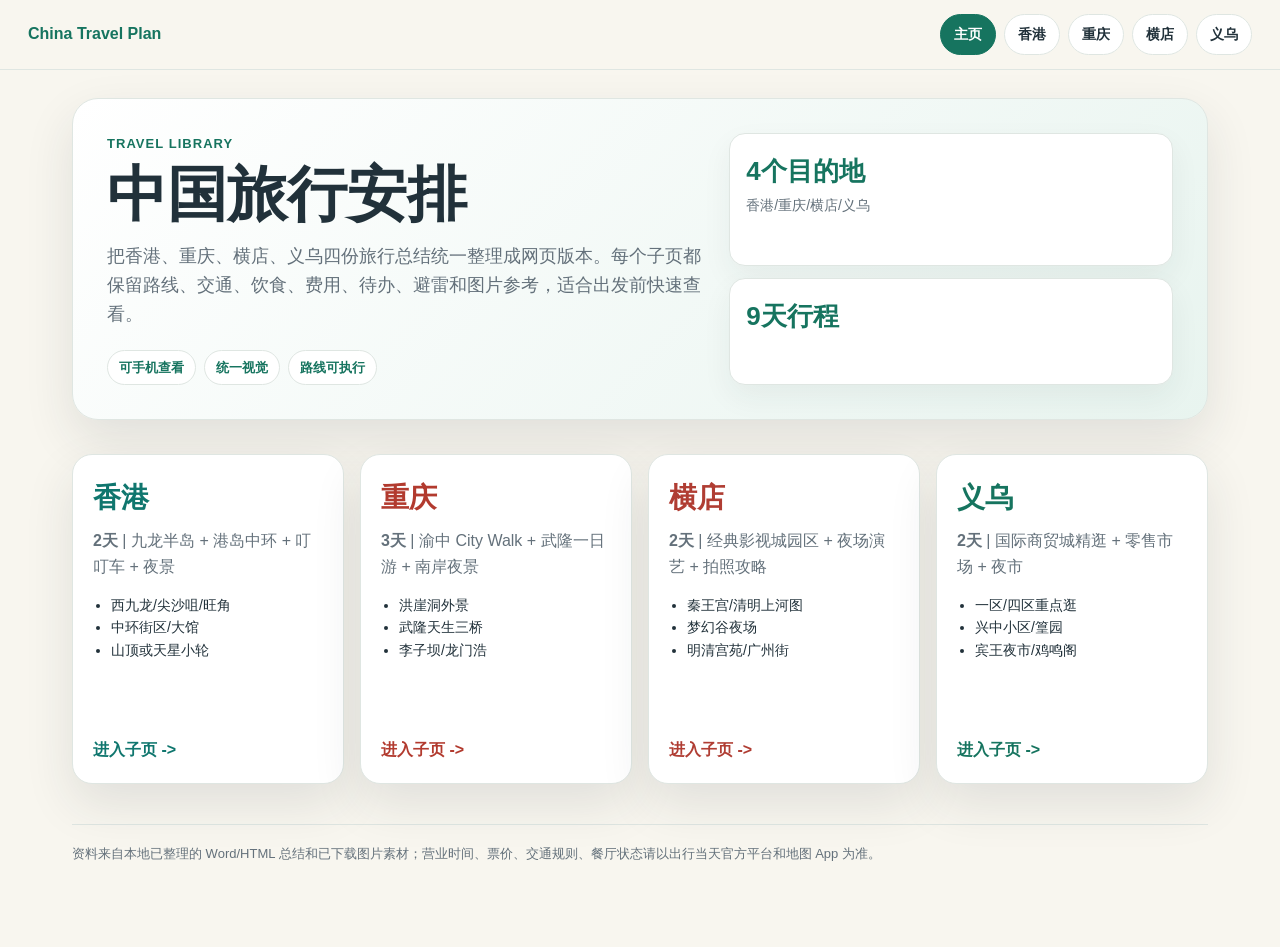
<file: index.html>
<!doctype html>
<html lang="zh-CN">
<head>
  <meta charset="utf-8">
  <meta name="viewport" content="width=device-width, initial-scale=1">
  <title>四地旅行计划</title>
  <link rel="stylesheet" href="styles.css">
</head>
<body data-theme="home">
<header class="site-nav">
  <a class="brand" href="index.html">China Travel Plan</a>
  <nav><a class="active" href="index.html">主页</a>
<a class="" href="hongkong.html">香港</a>
<a class="" href="chongqing.html">重庆</a>
<a class="" href="hengdian.html">横店</a>
<a class="" href="yiwu.html">义乌</a></nav>
</header><main>
<section class="hero">
  <div>
    <p class="kicker">Travel Library</p>
    <h1>中国旅行安排</h1>
    <p class="lead">把香港、重庆、横店、义乌四份旅行总结统一整理成网页版本。每个子页都保留路线、交通、饮食、费用、待办、避雷和图片参考，适合出发前快速查看。</p>
    <div class="tag-row"><span>可手机查看</span><span>统一视觉</span><span>路线可执行</span></div>
  </div>
  <div class="stat-grid"><div><strong>4个目的地</strong><span>香港/重庆/横店/义乌</span></div><div><strong>9天行程</strong></div></div>
</section>
<section class="section"><div class="home-grid"><a class="destination" data-theme="hongkong" href="hongkong.html">
  <div class="city">香港</div>
  <p><b>2天</b> | 九龙半岛 + 港岛中环 + 叮叮车 + 夜景</p>
  <ul><li>西九龙/尖沙咀/旺角</li><li>中环街区/大馆</li><li>山顶或天星小轮</li></ul>
  <span class="go">进入子页 -></span>
</a><a class="destination" data-theme="chongqing" href="chongqing.html">
  <div class="city">重庆</div>
  <p><b>3天</b> | 渝中 City Walk + 武隆一日游 + 南岸夜景</p>
  <ul><li>洪崖洞外景</li><li>武隆天生三桥</li><li>李子坝/龙门浩</li></ul>
  <span class="go">进入子页 -></span>
</a><a class="destination" data-theme="hengdian" href="hengdian.html">
  <div class="city">横店</div>
  <p><b>2天</b> | 经典影视城园区 + 夜场演艺 + 拍照攻略</p>
  <ul><li>秦王宫/清明上河图</li><li>梦幻谷夜场</li><li>明清宫苑/广州街</li></ul>
  <span class="go">进入子页 -></span>
</a><a class="destination" data-theme="yiwu" href="yiwu.html">
  <div class="city">义乌</div>
  <p><b>2天</b> | 国际商贸城精逛 + 零售市场 + 夜市</p>
  <ul><li>一区/四区重点逛</li><li>兴中小区/篁园</li><li>宾王夜市/鸡鸣阁</li></ul>
  <span class="go">进入子页 -></span>
</a></div></section>
<p class="footer">资料来自本地已整理的 Word/HTML 总结和已下载图片素材；营业时间、票价、交通规则、餐厅状态请以出行当天官方平台和地图 App 为准。</p>
</main>
</body>
</html>
</file>
<file: styles.css>
:root{--ink:#21313a;--muted:#64717b;--paper:#f8f6ef;--card:#fff;--line:#dfe6e2;--accent:#16745f;--accent2:#e8f4ef;--warm:#b36b35;--shadow:0 20px 50px rgba(32,45,52,.11)}
[data-theme=hongkong]{--accent:#0f766e;--accent2:#e7f5f3;--warm:#315f9a}
[data-theme=chongqing]{--accent:#b23a2e;--accent2:#fbecea;--warm:#9a6b1f}
[data-theme=hengdian]{--accent:#b03d33;--accent2:#fff4dd;--warm:#237169}
[data-theme=yiwu]{--accent:#16745f;--accent2:#e7f4ef;--warm:#b8682e}
*{box-sizing:border-box}html{scroll-behavior:smooth}body{margin:0;background:var(--paper);color:var(--ink);font-family:-apple-system,BlinkMacSystemFont,"Segoe UI","PingFang SC","Microsoft YaHei",sans-serif;line-height:1.62}a{color:inherit}.site-nav{position:sticky;top:0;z-index:10;display:flex;justify-content:space-between;gap:18px;align-items:center;padding:14px 28px;background:rgba(248,246,239,.92);backdrop-filter:blur(14px);border-bottom:1px solid var(--line)}.brand{font-weight:900;text-decoration:none;color:var(--accent)}nav{display:flex;gap:8px;overflow-x:auto}nav a{text-decoration:none;white-space:nowrap;padding:8px 13px;border:1px solid var(--line);border-radius:999px;background:#fff;font-size:14px;font-weight:750}nav a.active{background:var(--accent);color:#fff;border-color:var(--accent)}main{max-width:1180px;margin:0 auto;padding:28px 22px 70px}.hero{display:grid;grid-template-columns:minmax(0,1.15fr) minmax(290px,.85fr);gap:22px;padding:34px;margin-bottom:26px;background:linear-gradient(135deg,#fff, var(--accent2));border:1px solid var(--line);border-radius:26px;box-shadow:var(--shadow)}.kicker{margin:0 0 10px;color:var(--accent);font-size:13px;font-weight:900;letter-spacing:.08em;text-transform:uppercase}h1{font-size:clamp(34px,5vw,60px);line-height:1.04;margin:0 0 16px}h2{font-size:28px;line-height:1.18;margin:0}h3{margin:0 0 8px;color:var(--accent);font-size:19px}.lead{margin:0;color:var(--muted);font-size:18px;max-width:760px}.tag-row{display:flex;flex-wrap:wrap;gap:8px;margin-top:20px}.tag-row span{padding:6px 11px;border-radius:999px;background:#fff;border:1px solid var(--line);font-size:13px;font-weight:750;color:var(--accent)}.stat-grid{display:grid;grid-template-columns:1fr;gap:12px}.stat-grid div,.card,figure,.slot,.callout{background:var(--card);border:1px solid var(--line);border-radius:16px;box-shadow:0 12px 30px rgba(32,45,52,.06)}.stat-grid div{padding:16px}.stat-grid strong{display:block;color:var(--accent);font-size:26px}.stat-grid span{color:var(--muted);font-size:14px}.section{margin:34px 0}.section-head{display:flex;align-items:end;justify-content:space-between;gap:18px;margin-bottom:16px}.section-intro{margin:0;color:var(--muted);max-width:620px}.card-grid{display:grid;grid-template-columns:repeat(3,minmax(0,1fr));gap:16px}.card{padding:18px}.card p{margin:0;color:var(--muted)}.timeline{display:grid;gap:12px}.slot{display:grid;grid-template-columns:136px minmax(0,1fr);gap:16px;padding:16px}.time{color:var(--accent);font-weight:900}.slot p{margin:0 0 5px}.meta{font-size:14px;color:var(--muted)}.callout{padding:18px 20px;border-left:7px solid var(--accent);background:var(--accent2)}.table-wrap{overflow-x:auto;border-radius:16px;box-shadow:0 12px 30px rgba(32,45,52,.05)}table{width:100%;border-collapse:collapse;background:#fff;border:1px solid var(--line)}th,td{padding:13px 14px;border-bottom:1px solid var(--line);vertical-align:top;text-align:left;font-size:14px}th{background:var(--accent2);color:var(--accent);white-space:nowrap;font-weight:850}tr:last-child td{border-bottom:0}.check-list{display:grid;grid-template-columns:repeat(2,minmax(0,1fr));gap:12px;padding:0;margin:0;list-style:none}.check-list li{padding:14px 15px;background:#fff;border:1px solid var(--line);border-radius:14px}.gallery{display:grid;grid-template-columns:repeat(3,minmax(0,1fr));gap:14px}figure{overflow:hidden;margin:0}figure img{width:100%;aspect-ratio:4/3;object-fit:cover;display:block;background:#eef3f1}figcaption{padding:10px 12px 12px;color:var(--muted);font-size:13px}.home-grid{display:grid;grid-template-columns:repeat(4,minmax(0,1fr));gap:16px}.destination{display:flex;flex-direction:column;min-height:330px;padding:20px;text-decoration:none;background:#fff;border:1px solid var(--line);border-radius:20px;box-shadow:var(--shadow)}.destination .city{font-size:28px;font-weight:900;color:var(--accent);margin-bottom:8px}.destination p{color:var(--muted);margin:0 0 14px}.destination ul{padding-left:18px;margin:0;color:var(--ink);font-size:14px}.destination .go{margin-top:auto;color:var(--accent);font-weight:850}.map-tools{display:flex;gap:10px;flex-wrap:wrap;margin-bottom:14px}.map-day-btn{appearance:none;border:1px solid var(--line);border-radius:999px;background:#fff;color:var(--accent);font-weight:850;padding:9px 14px;cursor:pointer}.map-day-btn.active{background:var(--accent);border-color:var(--accent);color:#fff}.day-route-actions{padding:16px;margin-bottom:16px;background:#fff;border:1px solid var(--line);border-radius:18px;box-shadow:0 12px 30px rgba(32,45,52,.06)}.route-summary{display:flex;gap:10px;align-items:flex-start;flex-wrap:wrap}.route-summary strong{color:var(--accent);font-size:18px}.route-summary span{color:var(--ink);font-weight:750}.route-action-buttons{display:flex;flex-wrap:wrap;gap:8px;margin-top:12px}.route-action-buttons a,.route-action-buttons button{appearance:none;border:1px solid var(--line);border-radius:999px;background:var(--accent2);color:var(--accent);font:inherit;font-size:13px;font-weight:850;padding:8px 11px;text-decoration:none;cursor:pointer}.route-action-buttons .fit-route-btn{background:var(--accent);border-color:var(--accent);color:#fff}.day-route-actions p{margin:10px 0 0;color:var(--muted);font-size:13px}.map-layout{display:grid;grid-template-columns:minmax(0,1.35fr) minmax(300px,.65fr);gap:16px;align-items:start}.map-card,.place-panel,.route-segment{background:#fff;border:1px solid var(--line);border-radius:18px;box-shadow:0 12px 30px rgba(32,45,52,.06)}.map-card{overflow:hidden}.travel-map{height:520px;width:100%;background:#e9f1ee}.map-fallback{margin:0;padding:10px 14px;color:var(--muted);font-size:13px;border-top:1px solid var(--line)}.place-panel{padding:16px}.place-detail h3{font-size:24px;margin-top:8px}.place-detail p{margin:0 0 10px;color:var(--muted)}.place-detail dl{display:grid;grid-template-columns:72px minmax(0,1fr);gap:6px 10px;margin:12px 0}.place-detail dt{font-weight:850;color:var(--accent)}.place-detail dd{margin:0;color:var(--ink)}.place-type{display:inline-flex;border-radius:999px;padding:4px 9px;font-size:12px;font-weight:850;color:#fff}.place-type.spot,.place-dot.spot,.hk-marker.spot span{background:#0f766e}.place-type.food,.place-dot.food,.hk-marker.food span{background:#b23a2e}.place-type.sweet,.place-dot.sweet,.hk-marker.sweet span{background:#b8682e}.place-type.transport,.place-dot.transport,.hk-marker.transport span{background:#315f9a}.nav-links{display:flex;flex-wrap:wrap;gap:8px;margin:12px 0 6px}.nav-links a{padding:8px 11px;text-decoration:none;border-radius:999px;background:var(--accent2);border:1px solid var(--line);color:var(--accent);font-size:13px;font-weight:850}.place-list{display:flex;flex-wrap:wrap;gap:8px;margin-top:14px;padding-top:14px;border-top:1px solid var(--line)}.place-chip{display:inline-flex;align-items:center;gap:6px;border:1px solid var(--line);border-radius:999px;background:#fff;padding:7px 10px;color:var(--ink);font-weight:750;cursor:pointer}.place-chip:hover,.route-segment:hover{border-color:var(--accent)}.place-dot{width:10px;height:10px;border-radius:50%;display:inline-block}.route-panel{display:grid;gap:12px;margin-top:16px}.route-segment{display:grid;grid-template-columns:44px minmax(0,1fr);gap:12px;padding:16px;cursor:pointer}.route-index{width:32px;height:32px;border-radius:50%;display:grid;place-items:center;background:var(--accent);color:#fff;font-weight:900}.route-segment h3{font-size:18px}.route-segment h3 span{color:var(--muted)}.route-segment p{margin:0 0 6px}.hk-marker{background:transparent;border:0}.hk-marker span{display:grid;place-items:center;width:30px;height:30px;border:2px solid #fff;border-radius:50%;color:#fff;font-weight:900;box-shadow:0 4px 12px rgba(0,0,0,.25)}.footer{margin-top:40px;padding-top:18px;border-top:1px solid var(--line);color:var(--muted);font-size:13px}@media(max-width:980px){.hero,.home-grid,.card-grid,.gallery,.check-list,.map-layout{grid-template-columns:1fr}.site-nav{align-items:flex-start;flex-direction:column}.slot{grid-template-columns:1fr}.section-head{display:block}.section-intro{margin-top:8px}.travel-map{height:360px}.route-segment{grid-template-columns:1fr}.route-index{width:28px;height:28px}}
.travel-marker{background:transparent;border:0}.travel-marker span{display:grid;place-items:center;width:30px;height:30px;border:2px solid #fff;border-radius:50%;color:#fff;font-weight:900;box-shadow:0 4px 12px rgba(0,0,0,.25)}.place-type.spot,.place-dot.spot,.travel-marker.spot span{background:#0f766e}.place-type.food,.place-dot.food,.travel-marker.food span{background:#b23a2e}.place-type.sweet,.place-dot.sweet,.travel-marker.sweet span{background:#b8682e}.place-type.transport,.place-dot.transport,.travel-marker.transport span{background:#315f9a}.place-type.shopping,.place-dot.shopping,.travel-marker.shopping span{background:#16745f}.place-type.park,.place-dot.park,.travel-marker.park span{background:#b03d33}.place-type.night,.place-dot.night,.travel-marker.night span{background:#5b4aa0}.place-type.area,.place-dot.area,.travel-marker.area span{background:#68737d}
</file>
